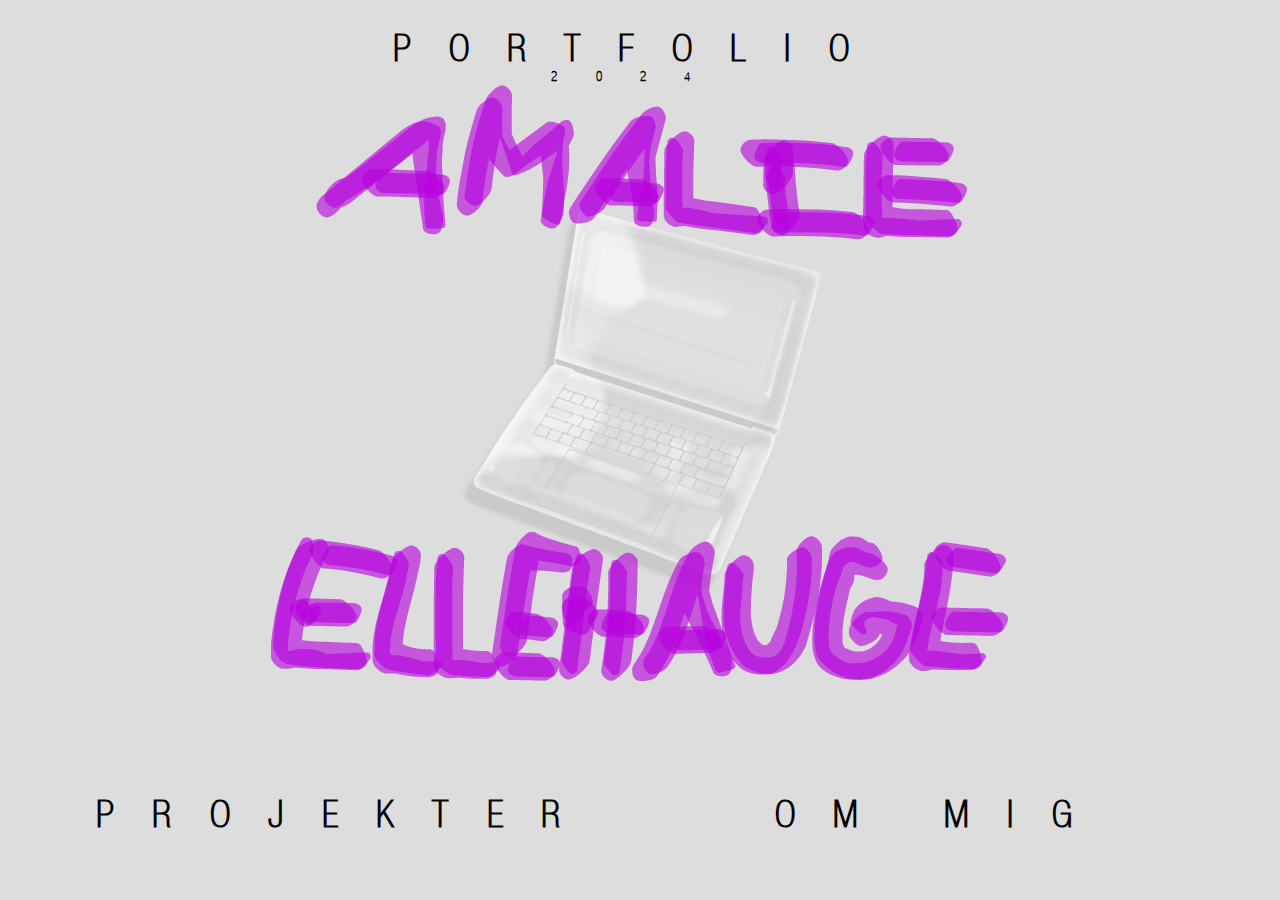
<file: website/index.html>
<!DOCTYPE html>
<html lang="da">
  <head>
    <meta charset="UTF-8" />
    <meta name="viewport" content="width=device-width, initial-scale=1.0" />
    <link rel="icon" type="image/x-icon" href="images/Favicon1.png" />
    <link rel="stylesheet" href="css/style.css" />
    <link rel="stylesheet" href="css/layout.css" />
    <title>Document</title>
  </head>
  <body>
    <header>
      <nav>
        <a href="index.html"
          ><h1 class="centreret overskrift">PORTFOLIO</h1>
          <h4 class="centreret overskrift1">2024</h4></a
        >
      </nav>
      <div class="hamburger"><div class="bar"></div></div>
    </header>
    <nav class="mobile_nav">
      <a href="projekt.html"><h1>PROJEKTER</h1></a>
      <a href="om_mig.html"> <h1>OM MIG</h1></a>
    </nav>
    <main>
      <img
        class="img overlay-image center_item"
        src="images/1x/amalie_tyk.webp"
        alt="amalie"
      />
      <img
        class="img overlay-image1 center_item"
        src="images/1x/1x/ellehauge_tyk.webp"
        alt="ellehauge"
      />

      <img class="img com_img" src="images/lys_com.webp" alt="glas computer" />
      <div class="container banner">
        <a style="color: black" href="projekt.html"><h1>PROJEKTER</h1></a>
        <a style="color: black" href="om_mig.html"> <h1>OM MIG</h1></a>
      </div>
    </main>
    <script src="burger.js"></script>
    <footer></footer>
  </body>
</html>
</file>
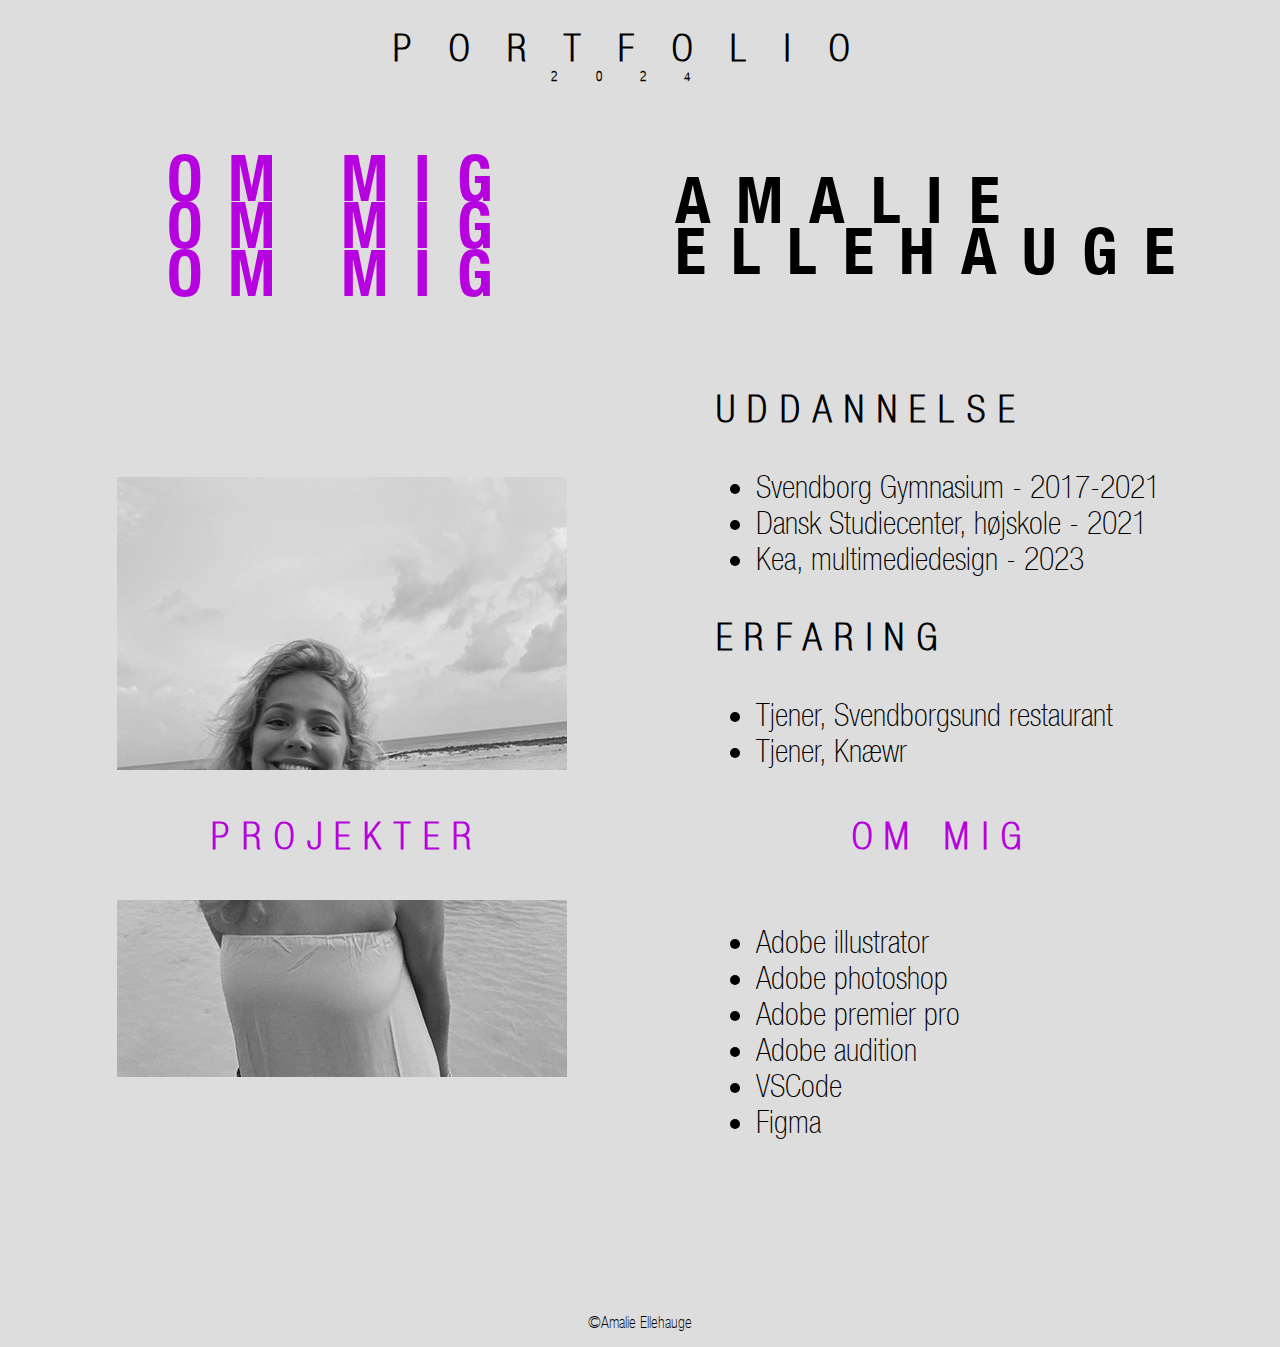
<file: website/om_mig.html>
<!DOCTYPE html>
<html lang="da">
  <head>
    <meta charset="UTF-8" />
    <meta name="viewport" content="width=device-width, initial-scale=1.0" />
    <link rel="icon" type="image/x-icon" href="images/Favicon1.png" />
    <link rel="stylesheet" href="css/layout.css" />
    <link rel="stylesheet" href="css/style.css" />
    <title>Document</title>
  </head>
  <body>
    <header>
      <nav>
        <a href="index.html"
          ><h1 class="centreret overskrift">PORTFOLIO</h1>
          <h4 class="centreret overskrift1">2024</h4></a
        >
      </nav>
      <div class="hamburger"><div class="bar"></div></div>
    </header>
    <nav class="mobile_nav">
      <a href="projekt.html"><h1>PROJEKTER</h1></a>
      <a href="om_mig.html"> <h1>OM MIG</h1></a>
    </nav>
    <main>
      <div class="om_mig">
        <div>
          <h2 class="overskrift">OM MIG</h2>
          <h2 class="overskrift overskrift1">OM MIG</h2>
          <h2 class="overskrift1">OM MIG</h2>
        </div>
        <div>
          <h2 style="color: black; line-height: 4vw">
            AMALIE <br />
            ELLEHAUGE
          </h2>
        </div>
      </div>

      <div class="om_mig">
        <div>
          <img
            src="images/mig1.webp"
            alt="portræt"
            style="height: auto; max-width: 100%"
          />
        </div>
        <div>
          <h3>UDDANNELSE</h3>
          <ul>
            <li>Svendborg Gymnasium - 2017-2021</li>
            <li>Dansk Studiecenter, højskole - 2021</li>
            <li>Kea, multimediedesign - 2023</li>
          </ul>
          <h3>ERFARING</h3>
          <ul>
            <li>Tjener, Svendborgsund restaurant</li>
            <li>Tjener, Knæwr</li>
            <li>Researcher, EGN</li>
          </ul>
          <h3>FÆRDIGHEDER</h3>
          <ul style="margin-bottom: 15%">
            <li>Adobe illustrator</li>
            <li>Adobe photoshop</li>
            <li>Adobe premier pro</li>
            <li>Adobe audition</li>
            <li>VSCode</li>
            <li>Figma</li>
          </ul>
        </div>
      </div>
      <div class="banner container">
        <a href="projekt.html"><h3>PROJEKTER</h3></a>
        <a href="om_mig.html"><h3>OM MIG</h3></a>
      </div>
    </main>
    <script src="burger.js"></script>
    <footer><p>&#169;Amalie Ellehauge</p></footer>
  </body>
</html>
</file>
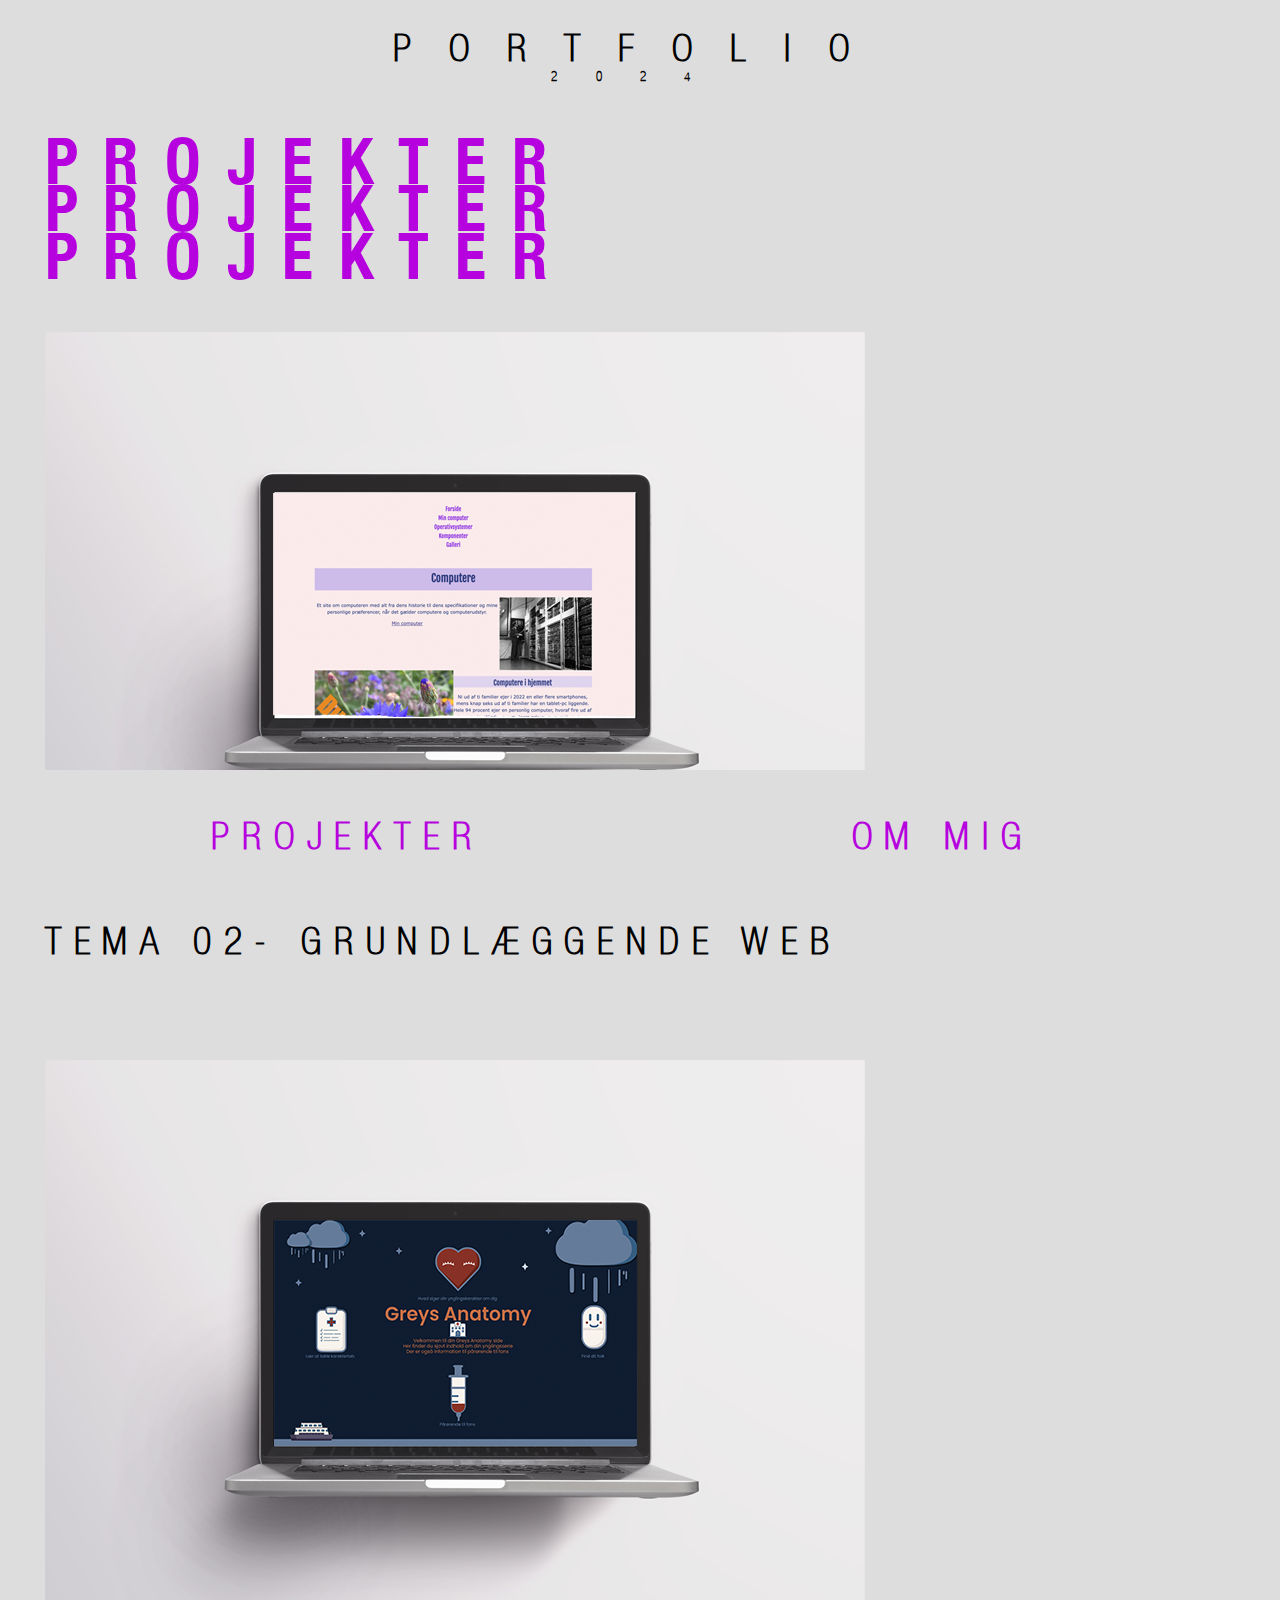
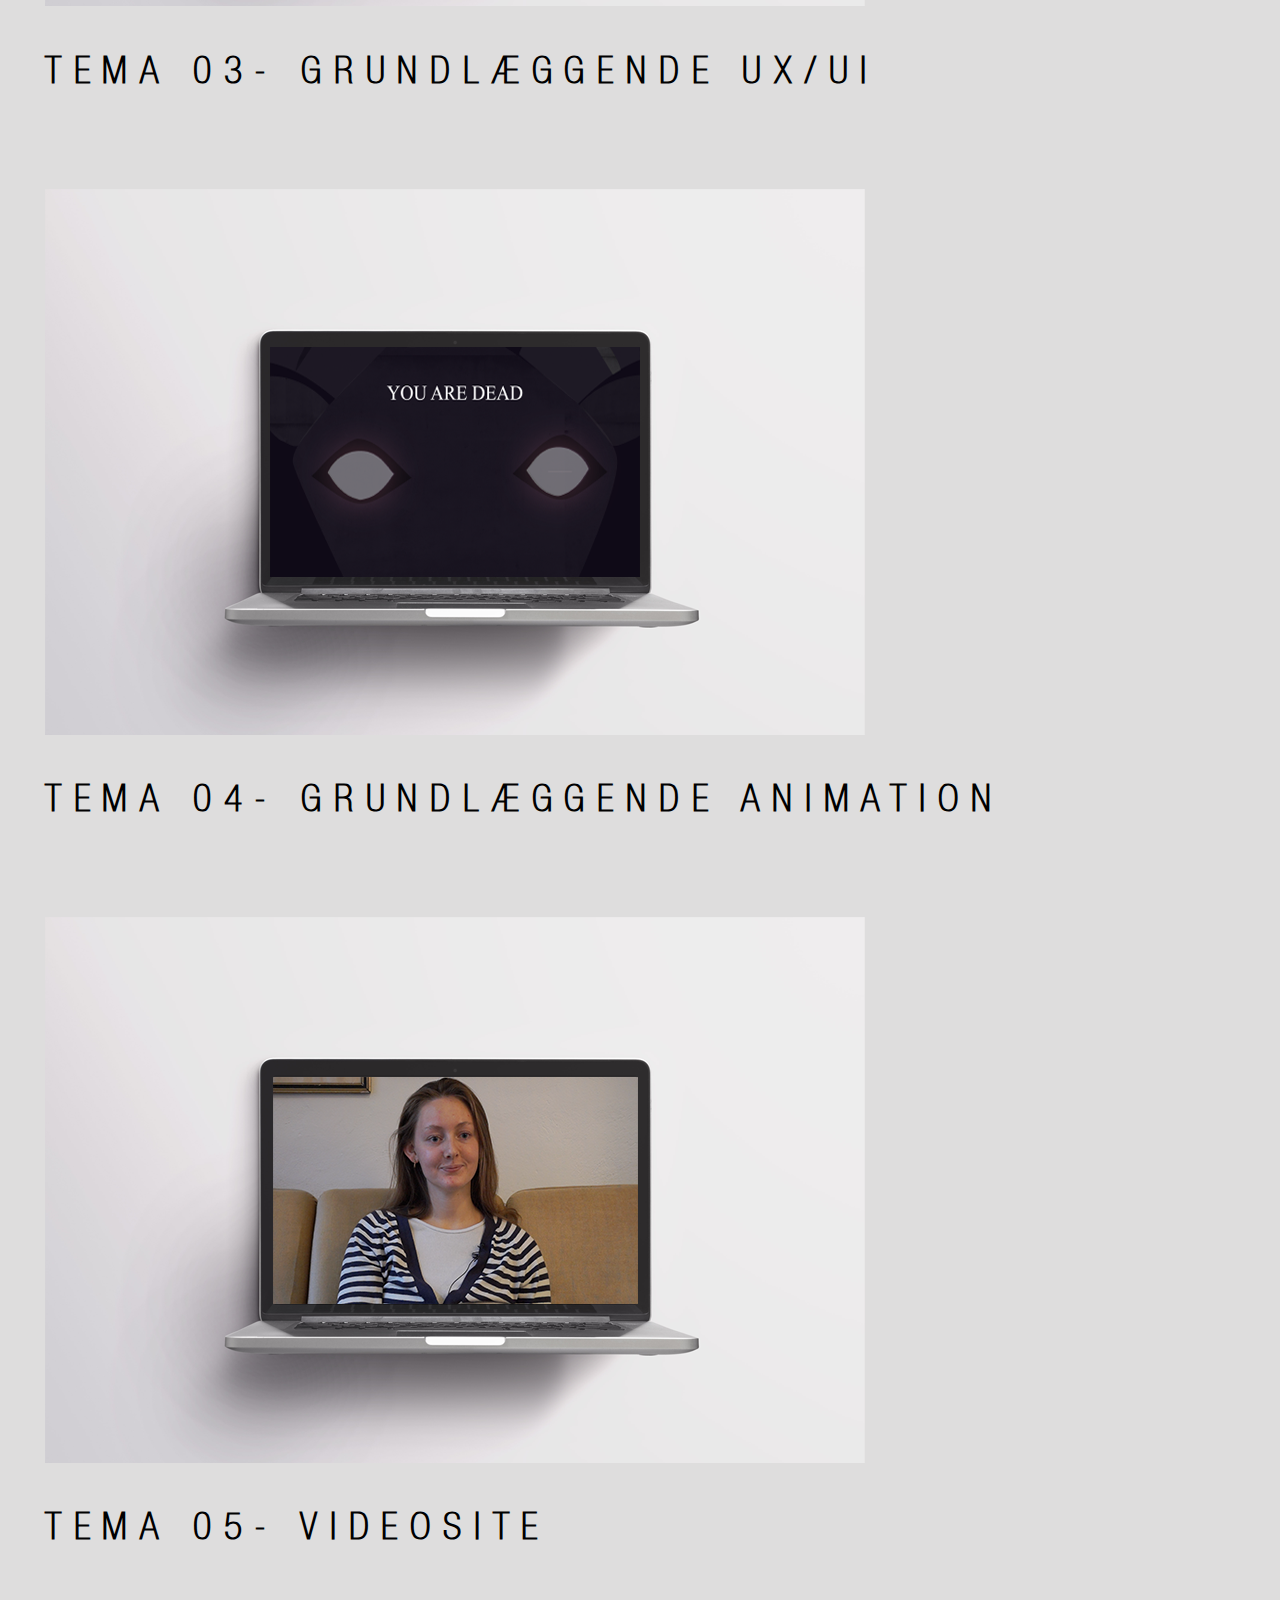
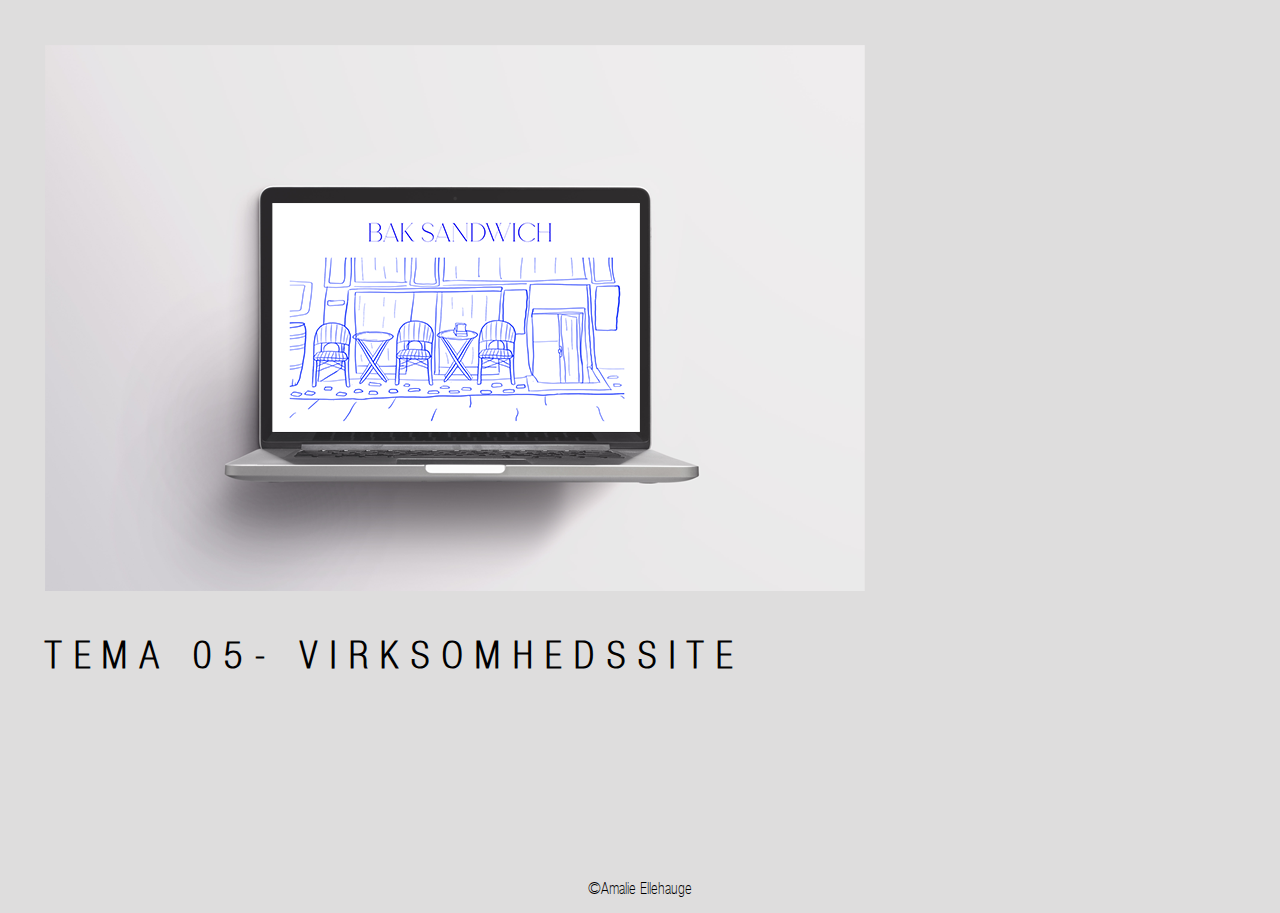
<file: website/projekt.html>
<!DOCTYPE html>
<html lang="da">
  <head>
    <meta charset="UTF-8" />
    <meta name="viewport" content="width=device-width, initial-scale=1.0" />
    <link rel="icon" type="image/x-icon" href="images/Favicon1.png" />
    <link rel="stylesheet" href="css/layout.css" />
    <link rel="stylesheet" href="css/style.css" />
    <title>Document</title>
  </head>
  <body>
    <header>
      <nav>
        <a href="index.html"
          ><h1 class="centreret overskrift">PORTFOLIO</h1>
          <h4 class="centreret overskrift1">2024</h4></a
        >
      </nav>
      <div class="hamburger"><div class="bar"></div></div>
    </header>
    <nav class="mobile_nav">
      <a href="projekt.html"><h1>PROJEKTER</h1></a>
      <a href="om_mig.html"> <h1>OM MIG</h1></a>
    </nav>
    <main>
      <h2 class="overskrift">PROJEKTER</h2>
      <h2 class="overskrift overskrift1">PROJEKTER</h2>
      <h2 class="overskrift1">PROJEKTER</h2>
      <a href="tema_to.html">
        <img src="images/projekt11.webp" alt="første projekt" />
        <h3 class="projekt_pad">TEMA 02- GRUNDLÆGGENDE WEB</h3>
      </a>
      <a href="tema_tre.html">
        <img src="images/emnesite.webp" alt="emnesite" />
        <h3 class="projekt_pad">TEMA 03- GRUNDLÆGGENDE UX/UI</h3>
      </a>
      <a href="tema_fire.html">
        <img src="images/animation.webp" alt="animation tema" />
        <h3 class="projekt_pad">TEMA 04- GRUNDLÆGGENDE ANIMATION</h3>
      </a>
      <a href="tema_video.html">
        <img src="images/videosite.webp" alt="Emnesite" />
        <h3 class="projekt_pad">TEMA 05- VIDEOSITE</h3>
      </a>
      <a href="tema_virk.html">
        <img src="images/virksomsite.webp" alt="Virksomhedssite" />
        <h3 class="projekt_pad">TEMA 05- VIRKSOMHEDSSITE</h3>
      </a>
      <div class="banner container">
        <a href="projekt.html"><h3>PROJEKTER</h3></a>
        <a href="om_mig.html"><h3>OM MIG</h3></a>
      </div>
    </main>
    <script src="burger.js"></script>

    <footer><p>&#169;Amalie Ellehauge</p></footer>
  </body>
</html>
</file>
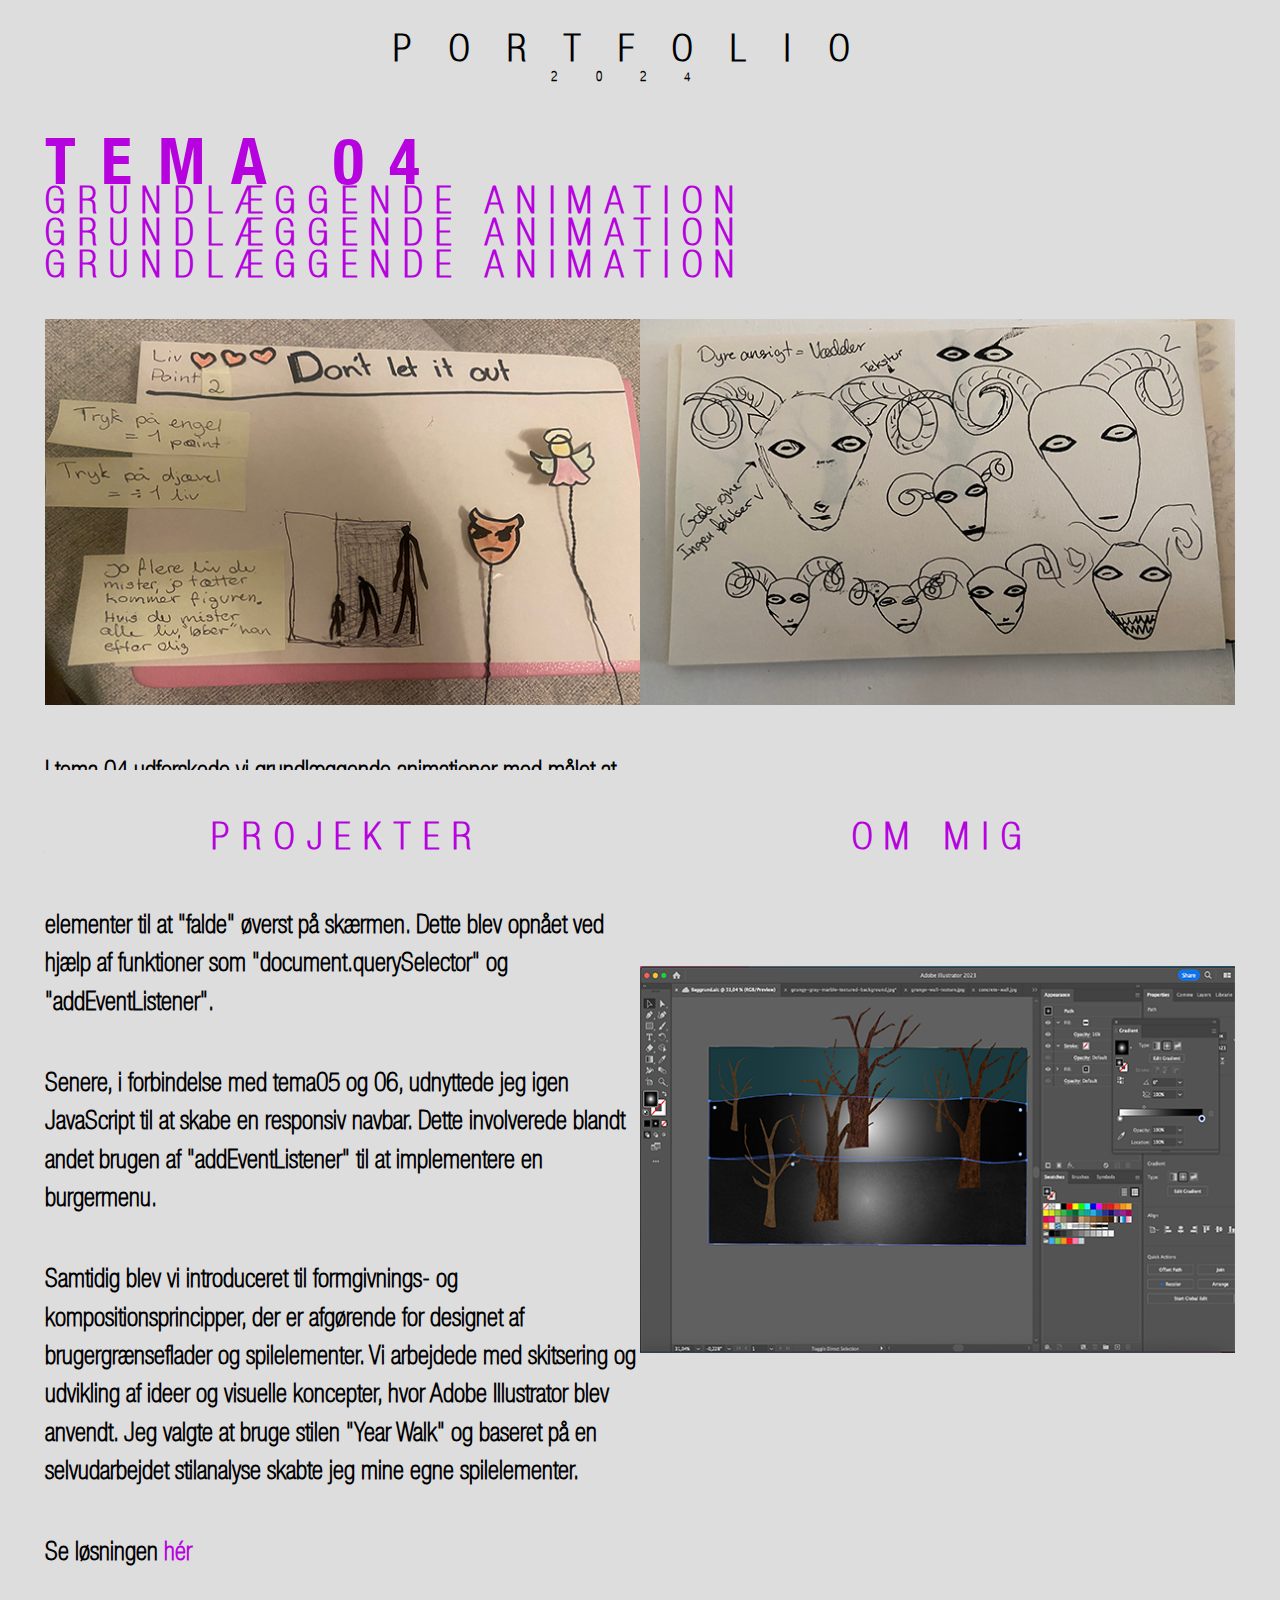
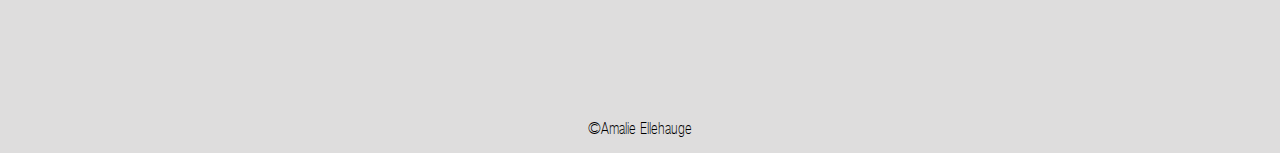
<file: website/tema_fire.html>
<!DOCTYPE html>
<html lang="da">
  <head>
    <meta charset="UTF-8" />
    <meta name="viewport" content="width=device-width, initial-scale=1.0" />
    <link rel="icon" type="image/x-icon" href="images/Favicon1.png" />
    <link rel="stylesheet" href="css/layout.css" />
    <link rel="stylesheet" href="css/style.css" />
    <title>Document</title>
  </head>
  <body>
    <header>
      <nav>
        <a href="index.html"
          ><h1 class="centreret overskrift">PORTFOLIO</h1>
          <h4 class="centreret overskrift1">2024</h4></a
        >
      </nav>
      <div class="hamburger"><div class="bar"></div></div>
    </header>
    <nav class="mobile_nav">
      <a href="projekt.html"><h1>PROJEKTER</h1></a>
      <a href="om_mig.html"> <h1>OM MIG</h1></a>
    </nav>
    <main>
      <h2 class="overskrift">TEMA 04</h2>
      <div class="tema_underoverskrift">
        <h3 class="overskrift overskrift1">GRUNDLÆGGENDE ANIMATION</h3>
        <h3 class="overskrift overskrift1">GRUNDLÆGGENDE ANIMATION</h3>
        <h3 class="overskrift1">GRUNDLÆGGENDE ANIMATION</h3>
      </div>
      <div class="om_mig">
        <div>
          <img src="images/04_udkast.webp" alt="" />
        </div>
        <div>
          <img src="images/04_skitsewebp.webp" alt="" />
        </div>
        <div>
          <h5>
            I tema 04 udforskede vi grundlæggende animationer med målet at
            udvikle vores eget spil. Her blev vi introduceret til brugen af
            JavaScript og CSS-animationer. JavaScript blev anvendt til at
            implementere forskellige animationseffekter, såsom at få
            UI-elementer til at "falde" øverst på skærmen. Dette blev opnået ved
            hjælp af funktioner som "document.querySelector" og
            "addEventListener".
          </h5>
          <h5>
            Senere, i forbindelse med tema05 og 06, udnyttede jeg igen
            JavaScript til at skabe en responsiv navbar. Dette involverede
            blandt andet brugen af "addEventListener" til at implementere en
            burgermenu.
          </h5>
          <h5>
            Samtidig blev vi introduceret til formgivnings- og
            kompositionsprincipper, der er afgørende for designet af
            brugergrænseflader og spilelementer. Vi arbejdede med skitsering og
            udvikling af ideer og visuelle koncepter, hvor Adobe Illustrator
            blev anvendt. Jeg valgte at bruge stilen "Year Walk" og baseret på
            en selvudarbejdet stilanalyse skabte jeg mine egne spilelementer.
          </h5>
          <h5>
            Se løsningen
            <a
              style="color: #b602de"
              href="https://amalieelle.dk/04_animation/website/spil.html"
              >hér</a
            >
          </h5>
        </div>
        <div>
          <img src="images/04_baggrund.webp" alt="" />
        </div>
      </div>
      <div class="banner container">
        <a href="projekt.html"><h3>PROJEKTER</h3></a>
        <a href="om_mig.html"><h3>OM MIG</h3></a>
      </div>
    </main>
    <script src="burger.js"></script>
    <footer><p>&#169;Amalie Ellehauge</p></footer>
  </body>
</html>
</file>
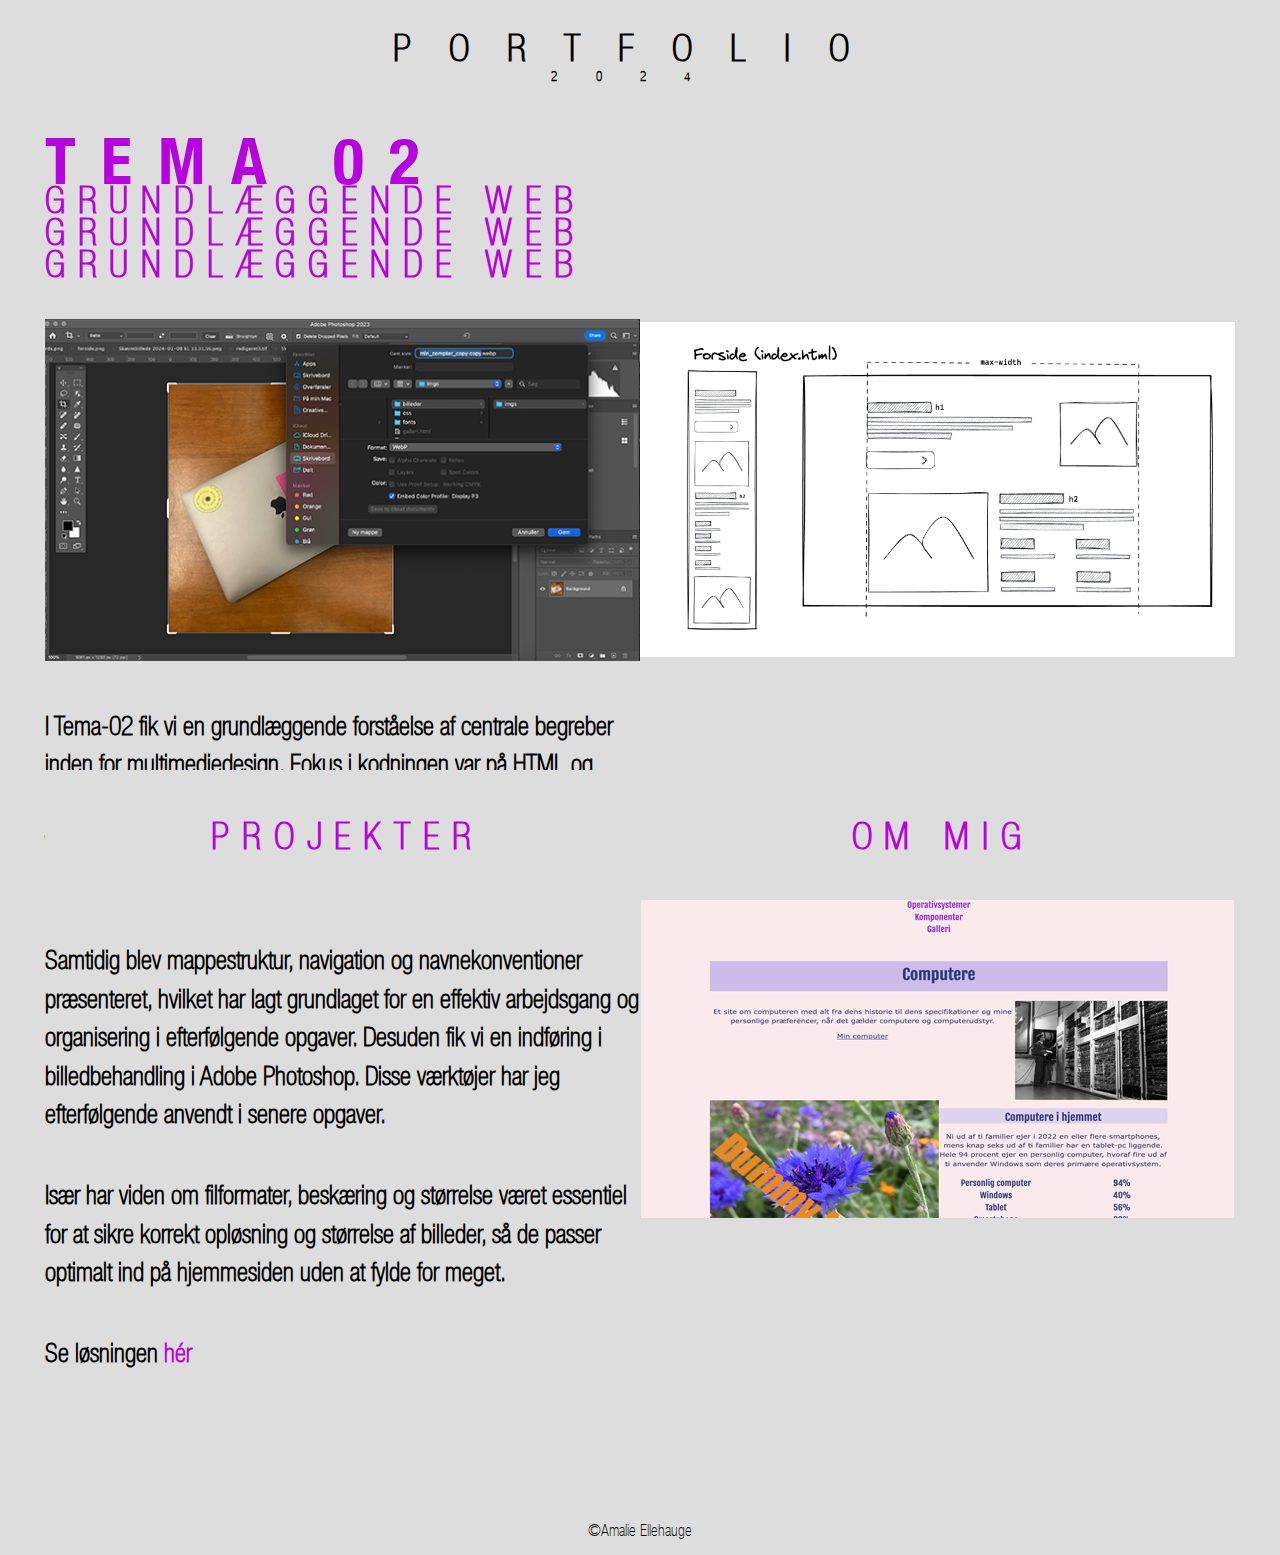
<file: website/tema_to.html>
<!DOCTYPE html>
<html lang="da">
  <head>
    <meta charset="UTF-8" />
    <meta name="viewport" content="width=device-width, initial-scale=1.0" />
    <link rel="icon" type="image/x-icon" href="images/Favicon1.png" />
    <link rel="stylesheet" href="css/layout.css" />
    <link rel="stylesheet" href="css/style.css" />
    <title>Document</title>
  </head>
  <body>
    <header>
      <nav>
        <a href="index.html"
          ><h1 class="centreret overskrift">PORTFOLIO</h1>
          <h4 class="centreret overskrift1">2024</h4></a
        >
      </nav>
      <div class="hamburger"><div class="bar"></div></div>
    </header>
    <nav class="mobile_nav">
      <a href="projekt.html"><h1>PROJEKTER</h1></a>
      <a href="om_mig.html"> <h1>OM MIG</h1></a>
    </nav>
    <main>
      <h2 class="overskrift">TEMA 02</h2>
      <div class="tema_underoverskrift">
        <h3 class="overskrift overskrift1">GRUNDLÆGGENDE WEB</h3>
        <h3 class="overskrift overskrift1">GRUNDLÆGGENDE WEB</h3>
        <h3 class="overskrift1">GRUNDLÆGGENDE WEB</h3>
      </div>
      <div class="om_mig">
        <div>
          <img src="images/02_ph.webp" alt="Gemmer billedet på photoshop" />
        </div>
        <div>
          <img src="images/02_wf.webp" alt="Wireframe" />
        </div>

        <div class="tekst_tema">
          <h5>
            I Tema-02 fik vi en grundlæggende forståelse af centrale begreber
            inden for multimediedesign. Fokus i kodningen var på HTML og CSS,
            hvor vi lærte at opbygge koden ved at benytte et givet wireframe.
            Brugen af CSS Grid, Flex, og Media Queries blev introduceret for at
            opnå ønsket sideudseende og responsivitet.
          </h5>
          <h5>
            Samtidig blev mappestruktur, navigation og navnekonventioner
            præsenteret, hvilket har lagt grundlaget for en effektiv arbejdsgang
            og organisering i efterfølgende opgaver. Desuden fik vi en indføring
            i billedbehandling i Adobe Photoshop. Disse værktøjer har jeg
            efterfølgende anvendt i senere opgaver.
          </h5>
          <h5>
            Især har viden om filformater, beskæring og størrelse været
            essentiel for at sikre korrekt opløsning og størrelse af billeder,
            så de passer optimalt ind på hjemmesiden uden at fylde for meget.
          </h5>
          <h5>
            Se løsningen
            <a
              style="color: #b602de"
              href="https://amalieelle.dk/website/index.html"
            >
              hér</a
            >
          </h5>
        </div>
        <div>
          <img src="images/02_forside.webp" alt="" />
        </div>
      </div>
      <div class="banner container">
        <a href="projekt.html"><h3>PROJEKTER</h3></a>
        <a href="om_mig.html"><h3>OM MIG</h3></a>
      </div>
    </main>
    <script src="burger.js"></script>
    <footer><p>&#169;Amalie Ellehauge</p></footer>
  </body>
</html>
</file>
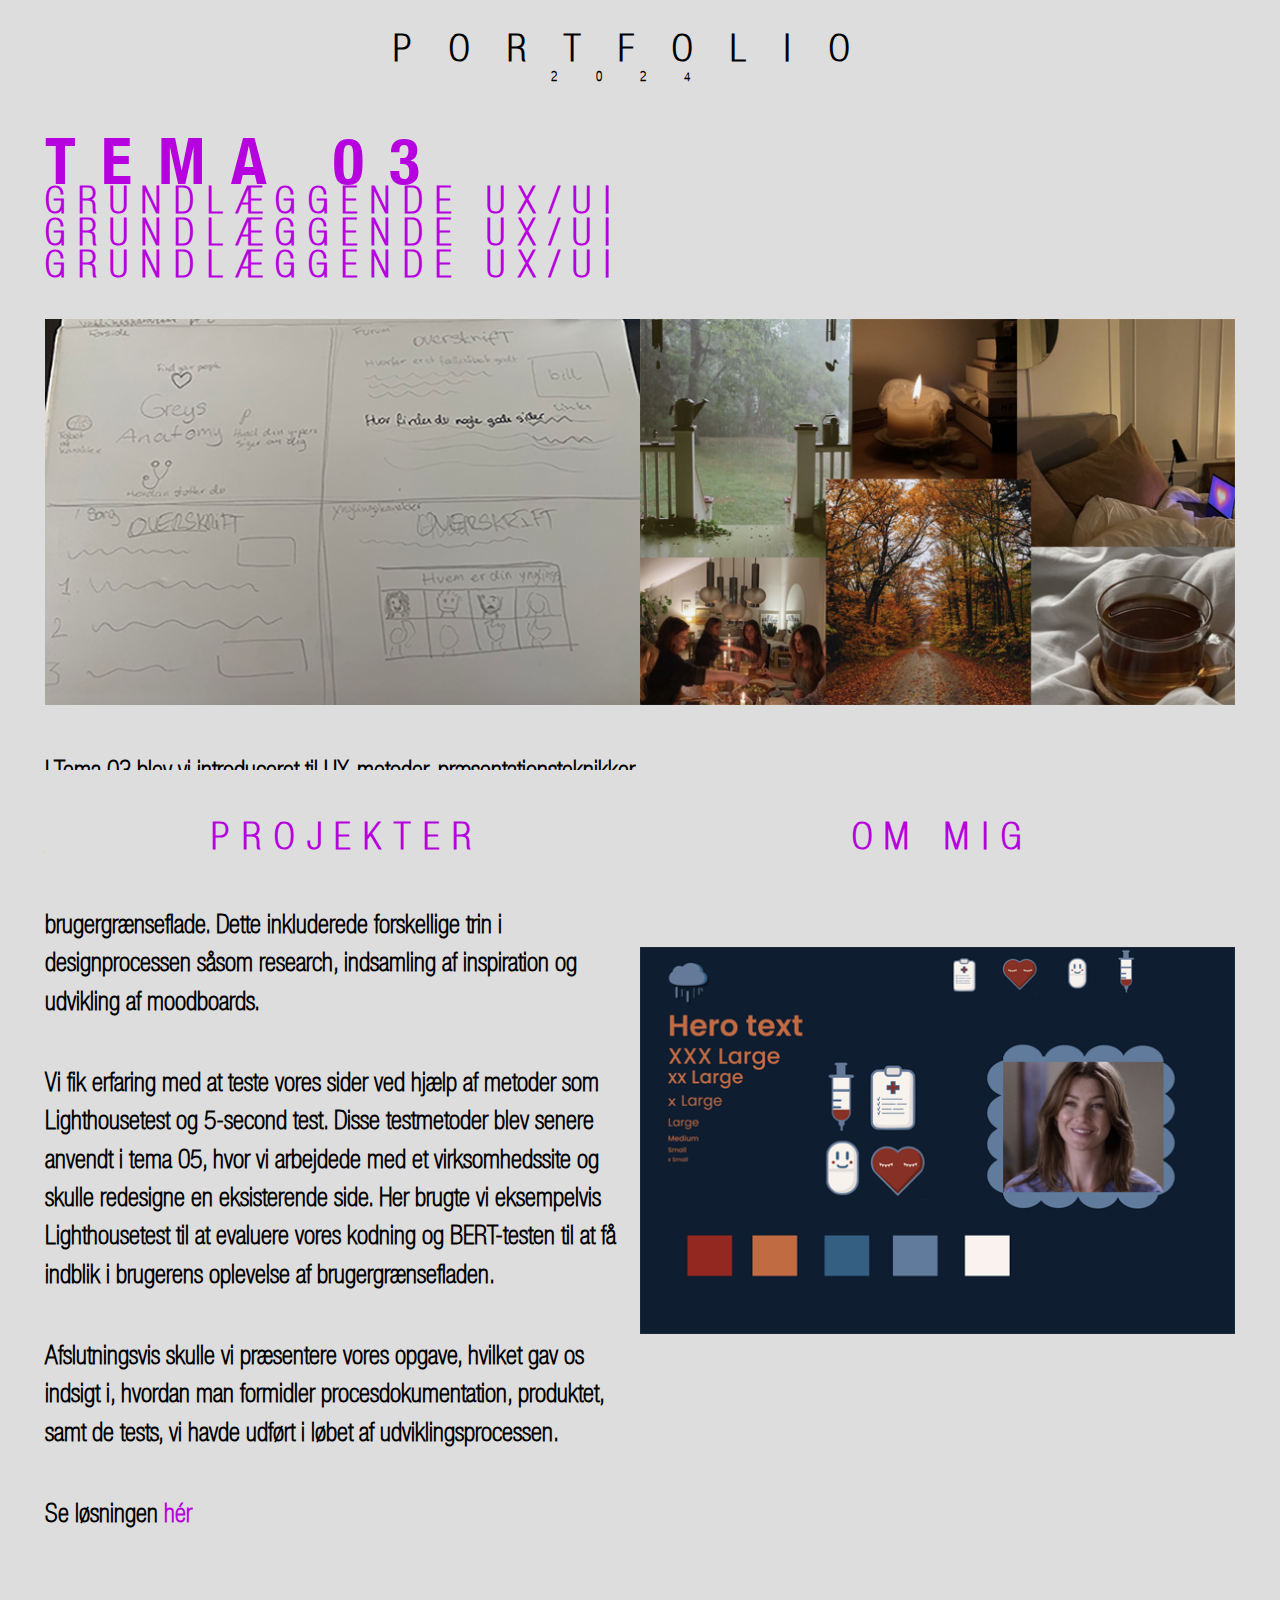
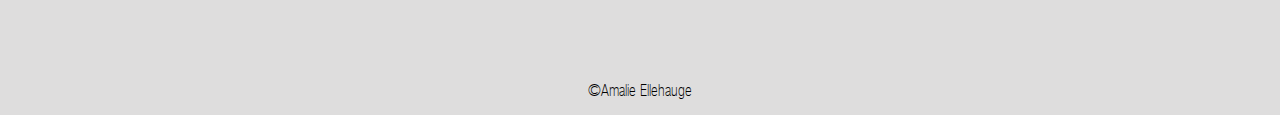
<file: website/tema_tre.html>
<!DOCTYPE html>
<html lang="da">
  <head>
    <meta charset="UTF-8" />
    <meta name="viewport" content="width=device-width, initial-scale=1.0" />
    <link rel="icon" type="image/x-icon" href="images/Favicon1.png" />
    <link rel="stylesheet" href="css/layout.css" />
    <link rel="stylesheet" href="css/style.css" />
    <title>Document</title>
  </head>
  <body>
    <header>
      <nav>
        <a href="index.html"
          ><h1 class="centreret overskrift">PORTFOLIO</h1>
          <h4 class="centreret overskrift1">2024</h4></a
        >
      </nav>
      <div class="hamburger"><div class="bar"></div></div>
    </header>
    <nav class="mobile_nav">
      <a href="projekt.html"><h1>PROJEKTER</h1></a>
      <a href="om_mig.html"> <h1>OM MIG</h1></a>
    </nav>
    <main>
      <h2 class="overskrift">TEMA 03</h2>
      <div class="tema_underoverskrift">
        <h3 class="overskrift overskrift1">GRUNDLÆGGENDE UX/UI</h3>
        <h3 class="overskrift overskrift1">GRUNDLÆGGENDE UX/UI</h3>
        <h3 class="overskrift1">GRUNDLÆGGENDE UX/UI</h3>
      </div>
      <div class="om_mig">
        <div>
          <img src="images/03_skitse1.webp" alt="skitse af wireframe" />
        </div>
        <div>
          <img src="images/03_mood.webp" alt="moodboard" />
        </div>
        <div>
          <h5>
            I Tema 03 blev vi introduceret til UX-metoder,
            præsentationsteknikker og formidling af testresultater. Opgaven
            involverede udviklingen af en side om et selvvalgt emne, hvor vi
            anvendte basale metoder, principper og teknologier til at designe
            den digitale brugergrænseflade. Dette inkluderede forskellige trin i
            designprocessen såsom research, indsamling af inspiration og
            udvikling af moodboards.
          </h5>
          <h5>
            Vi fik erfaring med at teste vores sider ved hjælp af metoder som
            Lighthousetest og 5-second test. Disse testmetoder blev senere
            anvendt i tema 05, hvor vi arbejdede med et virksomhedssite og
            skulle redesigne en eksisterende side. Her brugte vi eksempelvis
            Lighthousetest til at evaluere vores kodning og BERT-testen til at
            få indblik i brugerens oplevelse af brugergrænsefladen.
          </h5>
          <h5>
            Afslutningsvis skulle vi præsentere vores opgave, hvilket gav os
            indsigt i, hvordan man formidler procesdokumentation, produktet,
            samt de tests, vi havde udført i løbet af udviklingsprocessen.
          </h5>
          <h5>
            Se løsningen
            <a style="color: #b602de" href="https://amalieelle.dk/tema3.pdf">
              hér</a
            >
          </h5>
        </div>
        <div>
          <img src="images/03_style1.webp" alt="styletile" />
        </div>
      </div>
      <div class="banner container">
        <a href="projekt.html"><h3>PROJEKTER</h3></a>
        <a href="om_mig.html"><h3>OM MIG</h3></a>
      </div>
    </main>
    <script src="burger.js"></script>
    <footer><p>&#169;Amalie Ellehauge</p></footer>
  </body>
</html>
</file>
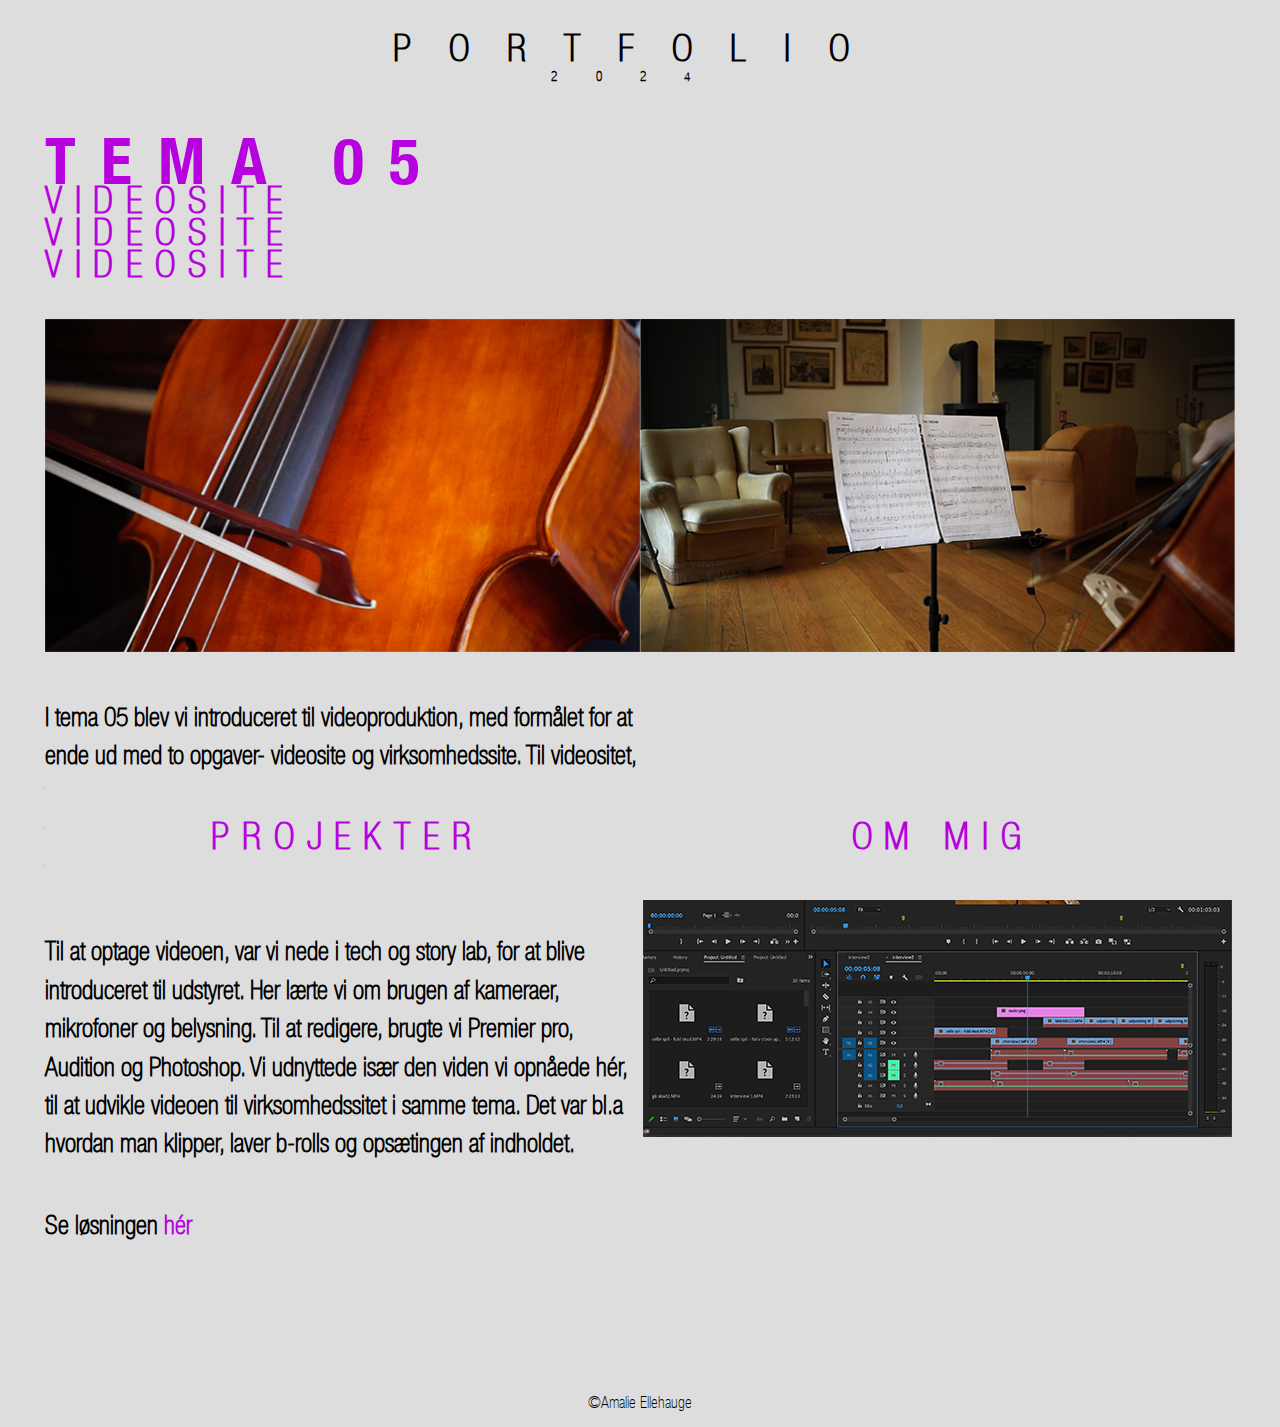
<file: website/tema_video.html>
<!DOCTYPE html>
<html lang="da">
  <head>
    <meta charset="UTF-8" />
    <meta name="viewport" content="width=device-width, initial-scale=1.0" />
    <link rel="icon" type="image/x-icon" href="images/Favicon1.png" />
    <link rel="stylesheet" href="css/layout.css" />
    <link rel="stylesheet" href="css/style.css" />
    <title>Document</title>
  </head>
  <body>
    <header>
      <nav>
        <a href="index.html"
          ><h1 class="centreret overskrift">PORTFOLIO</h1>
          <h4 class="centreret overskrift1">2024</h4></a
        >
      </nav>
      <div class="hamburger"><div class="bar"></div></div>
    </header>
    <nav class="mobile_nav">
      <a href="projekt.html"><h1>PROJEKTER</h1></a>
      <a href="om_mig.html"> <h1>OM MIG</h1></a>
    </nav>
    <main>
      <h2 class="overskrift">TEMA 05</h2>
      <div class="tema_underoverskrift">
        <h3 class="overskrift overskrift1">VIDEOSITE</h3>
        <h3 class="overskrift overskrift1">VIDEOSITE</h3>
        <h3 class="overskrift1">VIDEOSITE</h3>
      </div>
      <div class="om_mig">
        <div>
          <img src="images/video_close.webp" alt="close up af cello" />
        </div>
        <div>
          <img src="images/video_cello.webp" alt="cello bagfra" />
        </div>
        <div>
          <h5>
            I tema 05 blev vi introduceret til videoproduktion, med formålet for
            at ende ud med to opgaver- videosite og virksomhedssite. Til
            videositet, var der mest fokus på videoproduktion. Opgaven var at
            udarbejde et video med fokus på en person og deres passion, lave en
            site til videoen og producere billeder fra optagelsen.
          </h5>
          <h5>
            Til at optage videoen, var vi nede i tech og story lab, for at blive
            introduceret til udstyret. Her lærte vi om brugen af kameraer,
            mikrofoner og belysning. Til at redigere, brugte vi Premier pro,
            Audition og Photoshop. Vi udnyttede især den viden vi opnåede hér,
            til at udvikle videoen til virksomhedssitet i samme tema. Det var
            bl.a hvordan man klipper, laver b-rolls og opsætingen af indholdet.
          </h5>
          <h5>
            Se løsningen
            <a style="color: #b602de" href=https://amalieelle.dk/05_indhold/website/index.html>
              hér</a
            >
          </h5>
        </div>
        <div>
          <img
            src="images/video_cut.webp"
            alt="Redigering af video i premiere
          pro"
          />
        </div>
      </div>
      <div class="banner container">
        <a href="projekt.html"><h3>PROJEKTER</h3></a>
        <a href="om_mig.html"><h3>OM MIG</h3></a>
      </div>
    </main>
    <script src="burger.js"></script>
    <footer><p>&#169;Amalie Ellehauge</p></footer>
  </body>
</html>
</file>
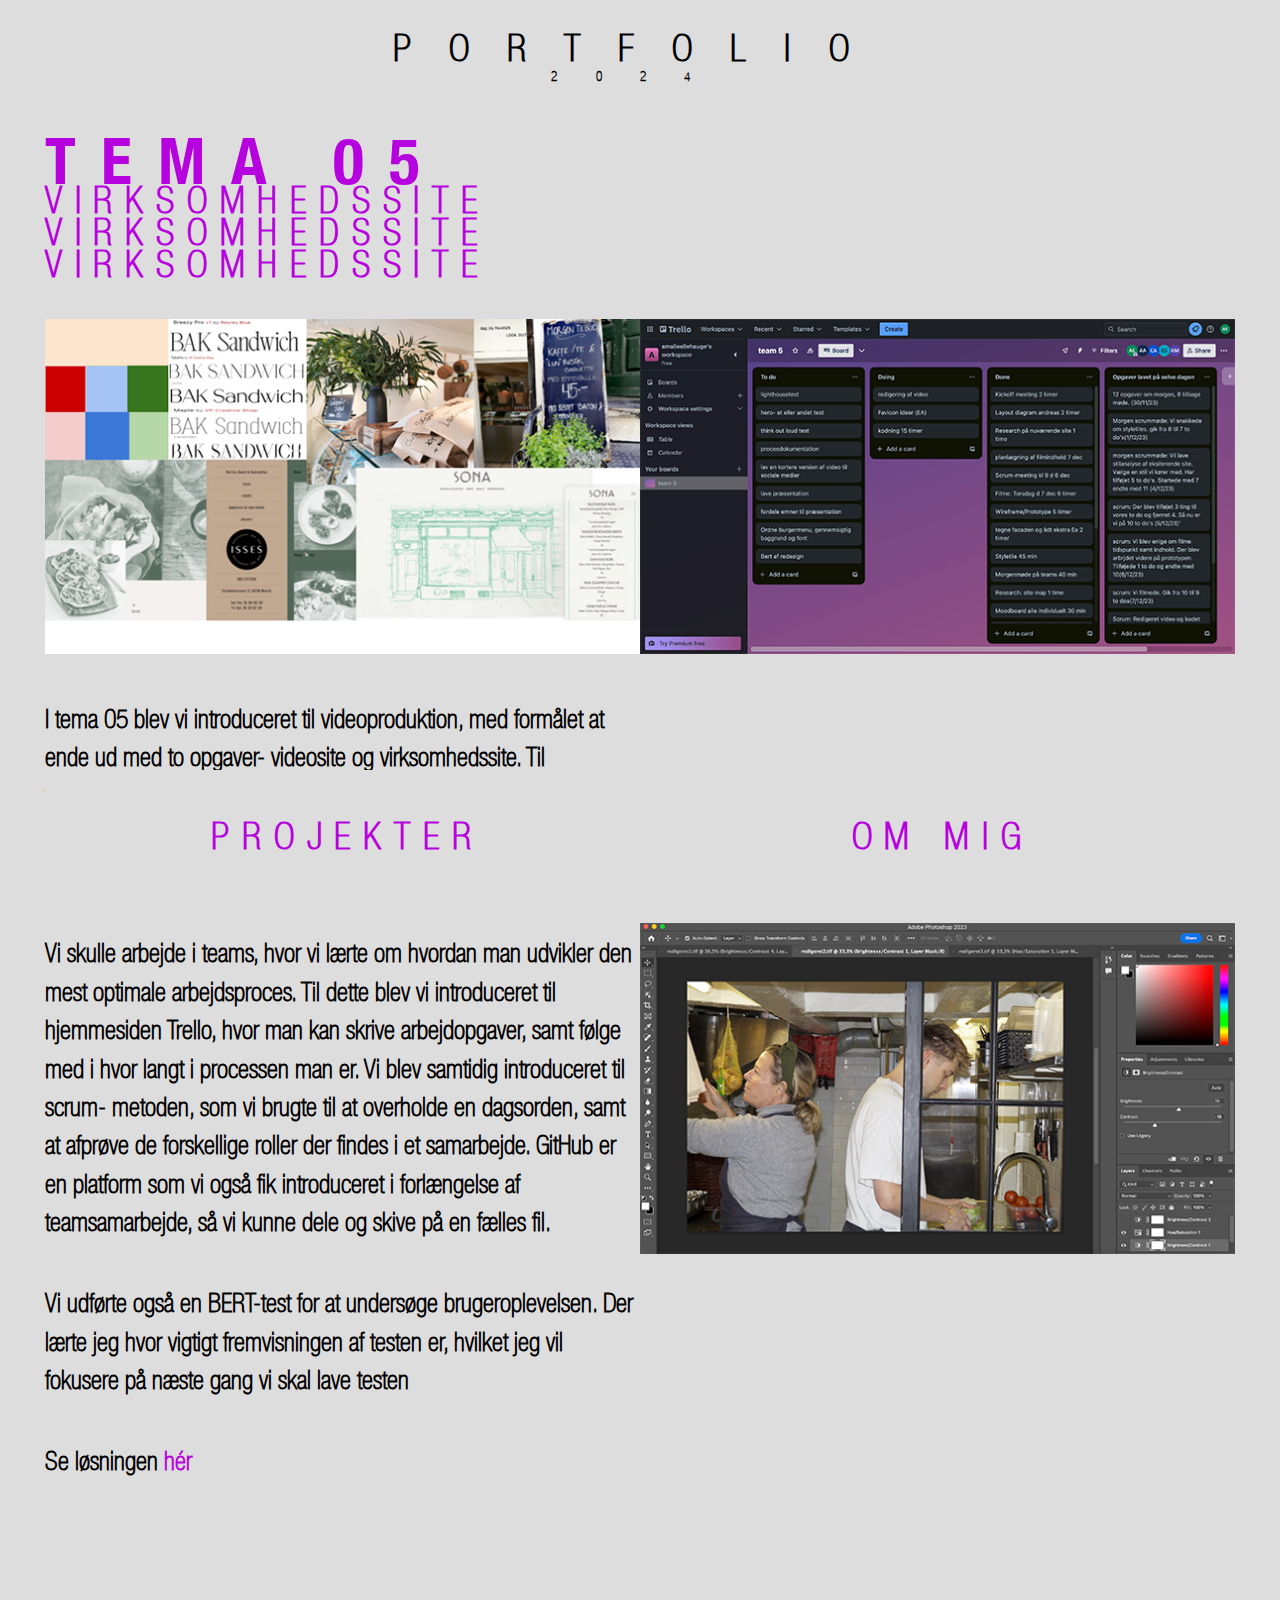
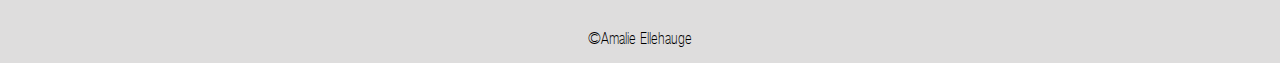
<file: website/tema_virk.html>
<!DOCTYPE html>
<html lang="da">
  <head>
    <meta charset="UTF-8" />
    <meta name="viewport" content="width=device-width, initial-scale=1.0" />
    <link rel="icon" type="image/x-icon" href="images/Favicon1.png" />
    <link rel="stylesheet" href="css/layout.css" />
    <link rel="stylesheet" href="css/style.css" />
    <title>Document</title>
  </head>
  <body>
    <header>
      <nav>
        <a href="index.html"
          ><h1 class="centreret overskrift">PORTFOLIO</h1>
          <h4 class="centreret overskrift1">2024</h4></a
        >
      </nav>
      <div class="hamburger"><div class="bar"></div></div>
    </header>
    <nav class="mobile_nav">
      <a href="projekt.html"><h1>PROJEKTER</h1></a>
      <a href="om_mig.html"> <h1>OM MIG</h1></a>
    </nav>
    <main>
      <h2 class="overskrift">TEMA 05</h2>
      <div class="tema_underoverskrift">
        <h3 class="overskrift overskrift1">VIRKSOMHEDSSITE</h3>
        <h3 class="overskrift overskrift1">VIRKSOMHEDSSITE</h3>
        <h3 class="overskrift1">VIRKSOMHEDSSITE</h3>
      </div>
      <div class="om_mig">
        <div><img src="images/virk_mood.webp" alt="Moodboard" /></div>
        <div>
          <img src="images/virk_trello.webp" alt="Screenshot af trello" />
        </div>
        <div>
          <h5>
            I tema 05 blev vi introduceret til videoproduktion, med formålet at
            ende ud med to opgaver- videosite og virksomhedssite. Til
            virksomhedssitet skulle vi udvælge en virksomhed og udarbejde en ny
            side til dem, med fokus på brugerforståelse, bruger test,
            brugeroplevelse, samt frontend-udvikling.
          </h5>
          <h5>
            Vi skulle arbejde i teams, hvor vi lærte om hvordan man udvikler den
            mest optimale arbejdsproces. Til dette blev vi introduceret til
            hjemmesiden Trello, hvor man kan skrive arbejdopgaver, samt følge
            med i hvor langt i processen man er. Vi blev samtidig introduceret
            til scrum- metoden, som vi brugte til at overholde en dagsorden,
            samt at afprøve de forskellige roller der findes i et samarbejde.
            GitHub er en platform som vi også fik introduceret i forlængelse af
            teamsamarbejde, så vi kunne dele og skive på en fælles fil.
          </h5>
          <h5>
            Vi udførte også en BERT-test for at undersøge brugeroplevelsen. Der
            lærte jeg hvor vigtigt fremvisningen af testen er, hvilket jeg vil
            fokusere på næste gang vi skal lave testen
          </h5>
          <h5>
            Se løsningen
            <a
              style="color: #b602de"
              href="https://andreassage.dk/bak_website2/index.html"
              >hér</a
            >
          </h5>
        </div>
        <div>
          <img
            src="images/virk_ph.webp"
            alt="redigering af billeder i photoshop"
          />
        </div>
      </div>
      <div class="banner container">
        <a href="projekt.html"><h3>PROJEKTER</h3></a>
        <a href="om_mig.html"><h3>OM MIG</h3></a>
      </div>
    </main>
    <script src="burger.js"></script>
    <footer><p>&#169;Amalie Ellehauge</p></footer>
  </body>
</html>
</file>
<file: website/css/style.css>
/* Ændrer baggrundsfarve */
body {
  background-color: #dedddd;
  font-family: "helvetica_neue";
  margin-left: 3.5%;
  margin-right: 3.5%;
}
@font-face {
  font-family: "helvetica_neue";
  src: url(../font/helvetica_neue_regular-webfont.woff2);
}
@font-face {
  font-family: "helvetica_bold";
  src: url(../font/Helvetica\ Neue\ Condensed\ Bold.woff2);
}

/* Tekst der skal centreres*/
.centreret {
  text-align: center;
}

/* Billede der skal centreres */
img {
  position: relative;
  max-width: 100%;
}

/*banner i bunden af siden med links*/

h1 {
  font-size: 3vw;
  letter-spacing: 3vw;
}

h2 {
  color: #b602de;
  font-size: 5vw;
  letter-spacing: 2vw;
  font-family: "helvetica_bold";
  line-height: 3.7vw;
}

h3 {
  font-size: 3vw;
  letter-spacing: 1vw;
}

h4 {
  letter-spacing: 3vw;
  font-size: 1vw;
}

/* teksten til temasiderne */
h5 {
  font-size: 2vw;
  letter-spacing: 0vw;
  line-height: 3vw;
}

/* får overskriften og årstal til at være tæt på hinanden*/
.overskrift {
  margin-bottom: 0%;
}

.overskrift1 {
  margin-top: 0%;
}

/*links*/
a {
  text-decoration: none;
  color: black;
}

/*laver mellemrum mellem tekst og billede i projektsiden*/
.projekt_pad {
  padding-bottom: 5%;
}

/* Jeg gør tesksten inden i min li på "om mig" siden responsiv*/
li {
  font-size: 2.5vw;
}

.tema_underoverskrift {
  color: #b602de;
  line-height: 2.5vw;
}

footer {
  text-align: center;
}
</file>
<file: website/css/layout.css>
@media (max-width: 700px) {
  .container {
    display: none;
  }
  .overlay-image1 {
    top: 260px;
  }
  /*computeren på forsiden*/
  .com_img {
    display: grid;
    margin: auto;
    max-width: 100%;
    position: relative;
    z-index: 0;
    top: -106px;
  }
}

@media (min-width: 700px) {
  /*grid til banner "projekter" og "om mig"*/
  .container {
    display: grid;
    grid-template-columns: 1fr 1fr;
    text-align: center; /* Lodret centering */
    margin-top: -40px; /* få links til at være nede i bunden af siden*/
  }

  /*Grid til "om mig" siden*/
  .om_mig {
    display: grid;
    justify-content: center;
    justify-items: center;
    grid-template-columns: 1fr 1fr;
    align-items: center;
  }

  .banner {
    position: sticky;
    bottom: 0;
    left: 0;
    width: 100%;
    background-color: #dedddd;
    padding: 5px;
    text-align: center;
  }
  .banner a {
    color: #b602de;
    font-size: 2vw;
  }

  .overlay-image1 {
    top: 270px;
  }

  /*computeren på forsiden*/
  .com_img {
    display: grid;
    margin: auto;
    max-width: 100%;
    position: relative;
    z-index: 0;
    top: -209px;
  }
}

.hamburger {
  position: relative;
  display: block;
  width: 35px;
  cursor: pointer;

  appearance: none;
  background: none;
  outline: none;
  border: none;
}

.hamburger .bar,
.hamburger:after,
.hamburger:before {
  content: "";
  display: block;
  width: 100%;
  height: 5px;
  background-color: #fff;
  margin: 6px 0px;
  transition: 0.4s;
}

.hamburger.is-active:before {
  transform: rotate(-45deg) translate(-8px, 6px);
  position: relative;
  z-index: 100; /* z-index skal være højere end "mobile_nav" så man kan se krydset når menuen trækker ud*/
}

.hamburger.is-active:after {
  transform: rotate(45deg) translate(-9px, -8px);
  position: relative;
  z-index: 100; /* z-index skal være højere end "mobile_nav" så man kan se krydset når menuen trækker ud*/
}

.hamburger.is-active .bar {
  opacity: 0;
}
.mobile_nav {
  display: block;
  position: fixed;
  width: 100%;
  min-height: 100vh;
  top: 0;
  left: 100%; /*gør at man ikke kan se den der popper ud*/
  z-index: 98;
  background-color: #dedddd;
  padding-top: 120px;
  transition: 0.6s;
}

.mobile_nav.is-active {
  left: 0;
}

.mobile_nav a {
  display: block;
  width: 100%;
  margin: 0 auto 20px;
  max-width: 200vh; /*den mørke kasse der går rundt om linksene, går helt ud til sider istedet for kun rundt om teksten, istedet for px*/
  text-align: center;
  padding: 12px 16px;
  background-color: rgb(255, 255, 255);
  color: #b602de;
}

@media (min-width: 700px) {
  .hamburger {
    display: none;
  }

  .mobile_nav {
    display: none;
  }
}

.center_item {
  display: grid;
  margin: auto;
  position: relative;
  z-index: 1;
}

/*"amalie" billedet på forsiden */
.overlay-image,
.overlay-image1 {
  position: relative;
  max-width: 100%;
  z-index: 1;
}

.overlay-image {
  top: -20px;
}
</file>
